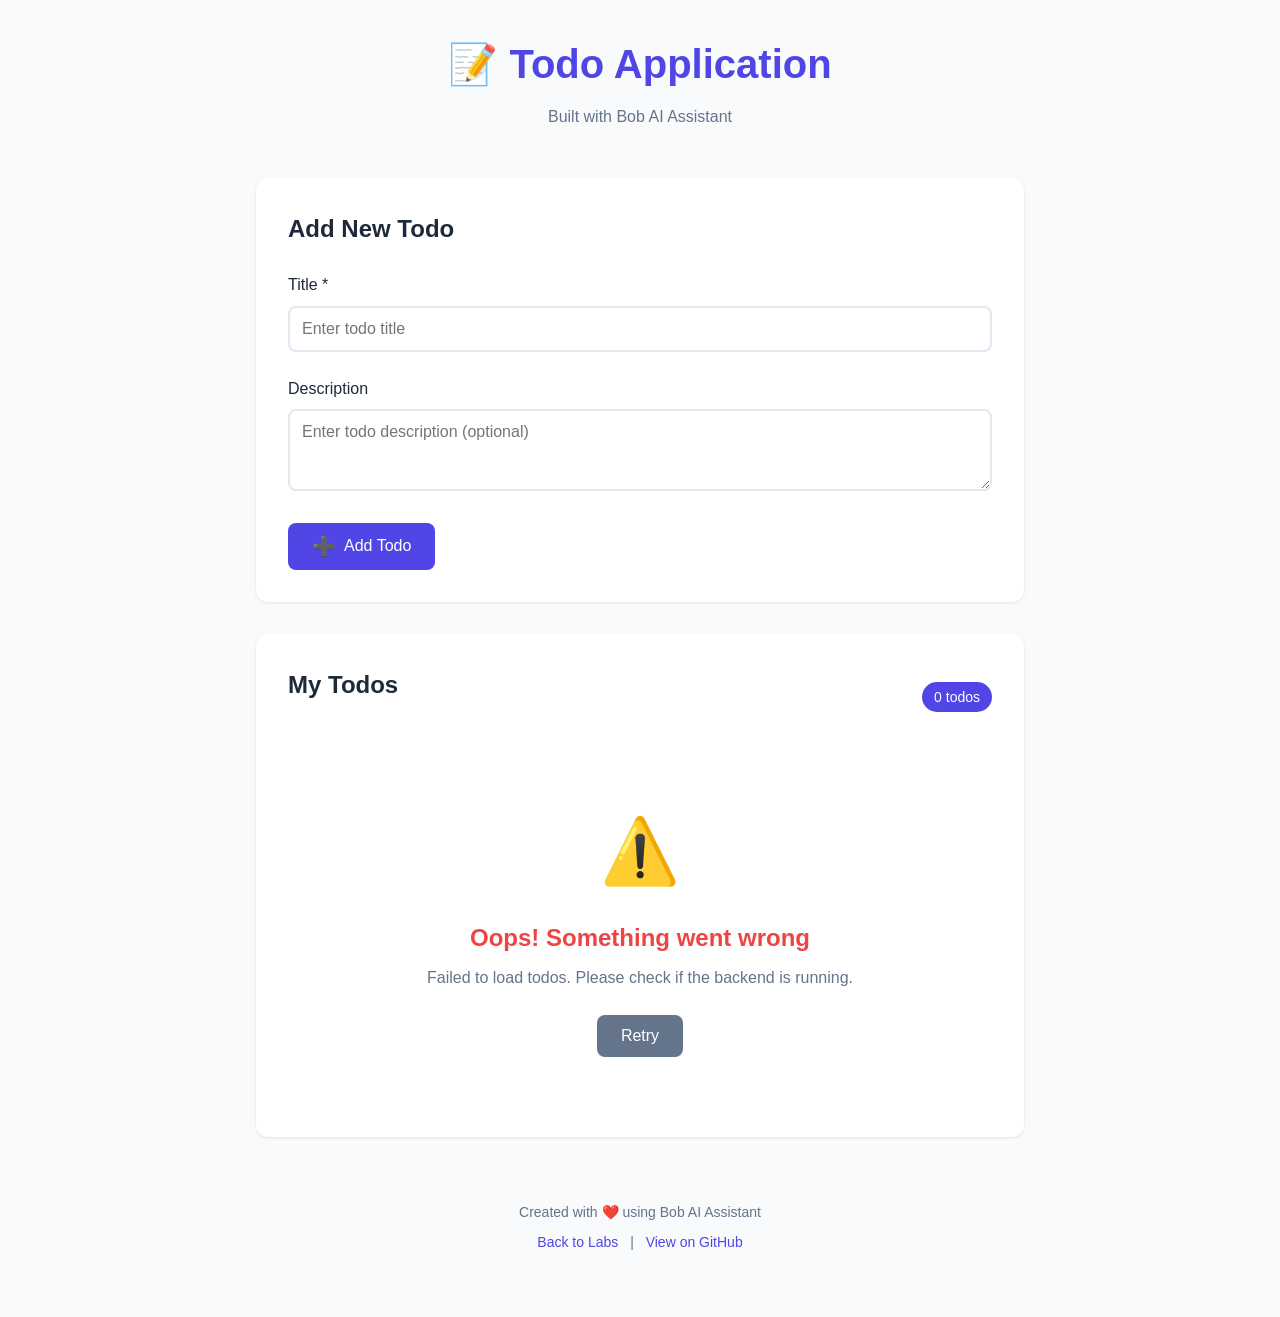
<file: Lab 1 - Building a Todo Application with Bob/solution/frontend/index.html>
<!DOCTYPE html>
<html lang="en">
<head>
    <meta charset="UTF-8">
    <meta name="viewport" content="width=device-width, initial-scale=1.0">
    <title>Todo App - Built with Bob</title>
    <link rel="stylesheet" href="styles.css">
</head>
<body>
    <div class="container">
        <header>
            <h1>📝 Todo Application</h1>
            <p class="subtitle">Built with Bob AI Assistant</p>
        </header>

        <main>
            <!-- Add Todo Form -->
            <section class="add-todo-section">
                <h2>Add New Todo</h2>
                <form id="todo-form">
                    <div class="form-group">
                        <label for="todo-title">Title *</label>
                        <input 
                            type="text" 
                            id="todo-title" 
                            placeholder="Enter todo title" 
                            required
                            maxlength="200"
                        >
                    </div>
                    <div class="form-group">
                        <label for="todo-description">Description</label>
                        <textarea 
                            id="todo-description" 
                            placeholder="Enter todo description (optional)"
                            rows="3"
                        ></textarea>
                    </div>
                    <button type="submit" class="btn btn-primary">
                        <span class="btn-icon">➕</span>
                        Add Todo
                    </button>
                </form>
            </section>

            <!-- Todos List -->
            <section class="todos-section">
                <div class="todos-header">
                    <h2>My Todos</h2>
                    <span id="todo-count" class="todo-count">0 todos</span>
                </div>
                
                <!-- Loading State -->
                <div id="loading" class="loading">
                    <div class="spinner"></div>
                    <p>Loading todos...</p>
                </div>

                <!-- Empty State -->
                <div id="empty-state" class="empty-state" style="display: none;">
                    <div class="empty-icon">📭</div>
                    <h3>No todos yet</h3>
                    <p>Add your first todo to get started!</p>
                </div>

                <!-- Error State -->
                <div id="error-state" class="error-state" style="display: none;">
                    <div class="error-icon">⚠️</div>
                    <h3>Oops! Something went wrong</h3>
                    <p id="error-message"></p>
                    <button onclick="location.reload()" class="btn btn-secondary">
                        Retry
                    </button>
                </div>

                <!-- Todos List -->
                <div id="todos-list" class="todos-list"></div>
            </section>
        </main>

        <footer>
            <p>Created with ❤️ using Bob AI Assistant</p>
            <p class="footer-links">
                <a href="../README.md">Back to Labs</a> |
                <a href="https://github.com" target="_blank">View on GitHub</a>
            </p>
        </footer>
    </div>

    <script src="app.js"></script>
</body>
</html>
</file>
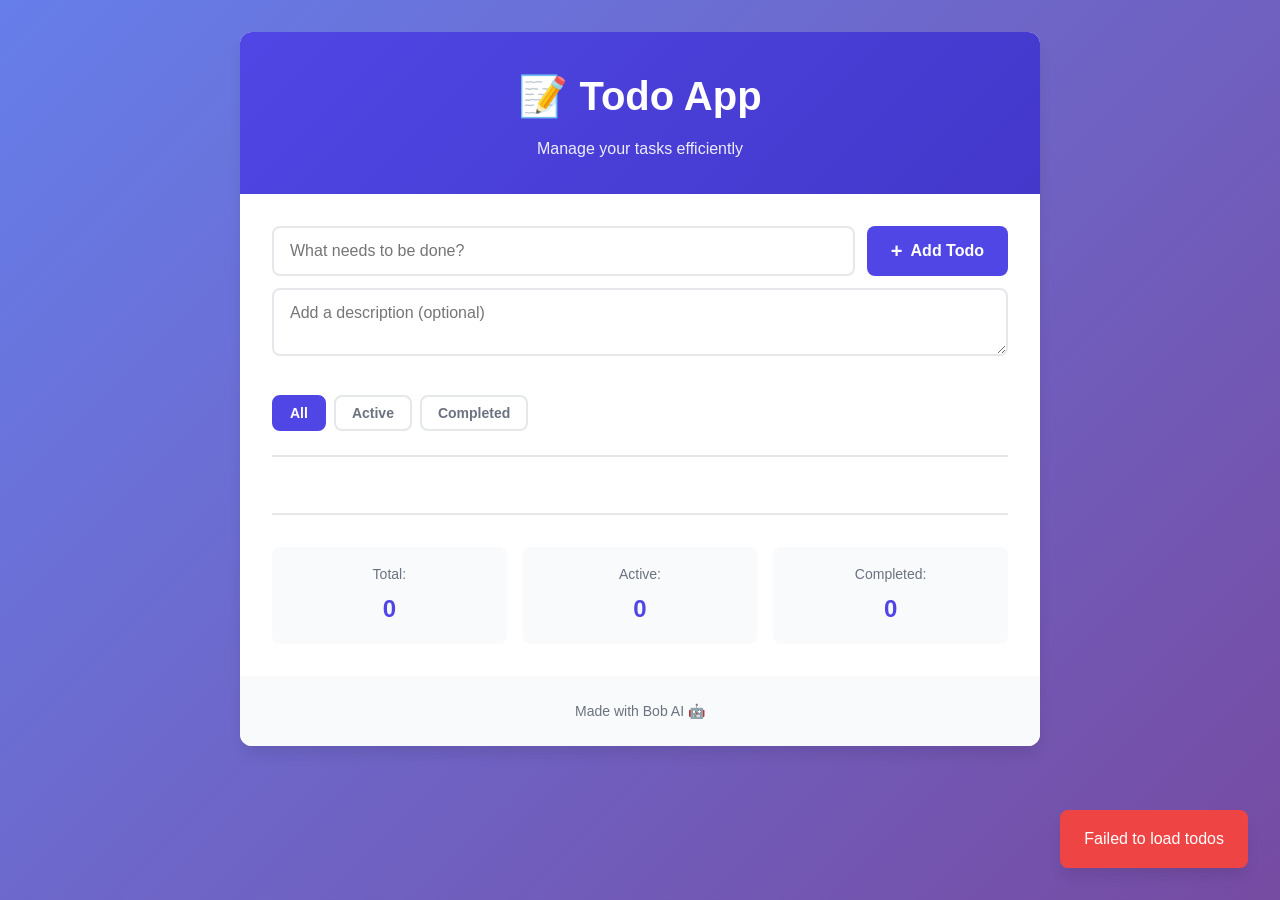
<file: Lab 1 - Building a Todo Application with Bob/starter/frontend/index.html>
<!DOCTYPE html>
<html lang="en">
<head>
    <meta charset="UTF-8">
    <meta name="viewport" content="width=device-width, initial-scale=1.0">
    <title>Todo App - Bob Labs</title>
    <link rel="stylesheet" href="styles.css">
</head>
<body>
    <div class="container">
        <header>
            <h1>📝 Todo App</h1>
            <p class="subtitle">Manage your tasks efficiently</p>
        </header>

        <main>
            <!-- Add Todo Form -->
            <section class="add-todo-section">
                <div class="input-group">
                    <input 
                        type="text" 
                        id="todoTitle" 
                        placeholder="What needs to be done?" 
                        maxlength="200"
                        autocomplete="off"
                    >
                    <button id="addBtn" class="btn btn-primary">
                        <span class="btn-icon">+</span>
                        Add Todo
                    </button>
                </div>
                <textarea 
                    id="todoDescription" 
                    placeholder="Add a description (optional)" 
                    rows="2"
                    maxlength="500"
                ></textarea>
            </section>

            <!-- Filter Buttons -->
            <section class="filter-section">
                <button class="filter-btn active" data-filter="all">All</button>
                <button class="filter-btn" data-filter="active">Active</button>
                <button class="filter-btn" data-filter="completed">Completed</button>
            </section>

            <!-- Todo List -->
            <section class="todo-list-section">
                <div id="todoList" class="todo-list">
                    <!-- Todos will be dynamically inserted here -->
                </div>
                <div id="emptyState" class="empty-state">
                    <div class="empty-icon">📋</div>
                    <p>No todos yet. Add one to get started!</p>
                </div>
            </section>

            <!-- Stats -->
            <section class="stats-section">
                <div class="stat">
                    <span class="stat-label">Total:</span>
                    <span id="totalCount" class="stat-value">0</span>
                </div>
                <div class="stat">
                    <span class="stat-label">Active:</span>
                    <span id="activeCount" class="stat-value">0</span>
                </div>
                <div class="stat">
                    <span class="stat-label">Completed:</span>
                    <span id="completedCount" class="stat-value">0</span>
                </div>
            </section>
        </main>

        <footer>
            <p>Made with Bob AI 🤖</p>
        </footer>
    </div>

    <!-- Toast Notification -->
    <div id="toast" class="toast"></div>

    <script src="app.js"></script>
</body>
</html>
</file>
<file: Lab 1 - Building a Todo Application with Bob/solution/frontend/styles.css>
/* 
 * Todo Application Styles
 * Modern, responsive design with clean aesthetics
 */

/* CSS Variables for easy theming */
:root {
    --primary-color: #4f46e5;
    --primary-hover: #4338ca;
    --secondary-color: #64748b;
    --success-color: #10b981;
    --danger-color: #ef4444;
    --warning-color: #f59e0b;
    --background: #f8fafc;
    --surface: #ffffff;
    --text-primary: #1e293b;
    --text-secondary: #64748b;
    --border-color: #e2e8f0;
    --shadow: 0 1px 3px 0 rgb(0 0 0 / 0.1);
    --shadow-lg: 0 10px 15px -3px rgb(0 0 0 / 0.1);
}

/* Reset and Base Styles */
* {
    margin: 0;
    padding: 0;
    box-sizing: border-box;
}

body {
    font-family: -apple-system, BlinkMacSystemFont, 'Segoe UI', Roboto, 'Helvetica Neue', Arial, sans-serif;
    background-color: var(--background);
    color: var(--text-primary);
    line-height: 1.6;
    min-height: 100vh;
}

/* Container */
.container {
    max-width: 800px;
    margin: 0 auto;
    padding: 2rem 1rem;
}

/* Header */
header {
    text-align: center;
    margin-bottom: 3rem;
}

header h1 {
    font-size: 2.5rem;
    font-weight: 700;
    color: var(--primary-color);
    margin-bottom: 0.5rem;
}

.subtitle {
    color: var(--text-secondary);
    font-size: 1rem;
}

/* Sections */
section {
    background: var(--surface);
    border-radius: 12px;
    padding: 2rem;
    margin-bottom: 2rem;
    box-shadow: var(--shadow);
}

section h2 {
    font-size: 1.5rem;
    margin-bottom: 1.5rem;
    color: var(--text-primary);
}

/* Form Styles */
.form-group {
    margin-bottom: 1.5rem;
}

.form-group label {
    display: block;
    margin-bottom: 0.5rem;
    font-weight: 500;
    color: var(--text-primary);
}

.form-group input,
.form-group textarea {
    width: 100%;
    padding: 0.75rem;
    border: 2px solid var(--border-color);
    border-radius: 8px;
    font-size: 1rem;
    font-family: inherit;
    transition: border-color 0.2s;
}

.form-group input:focus,
.form-group textarea:focus {
    outline: none;
    border-color: var(--primary-color);
}

.form-group textarea {
    resize: vertical;
}

/* Buttons */
.btn {
    display: inline-flex;
    align-items: center;
    gap: 0.5rem;
    padding: 0.75rem 1.5rem;
    border: none;
    border-radius: 8px;
    font-size: 1rem;
    font-weight: 500;
    cursor: pointer;
    transition: all 0.2s;
}

.btn-primary {
    background-color: var(--primary-color);
    color: white;
}

.btn-primary:hover {
    background-color: var(--primary-hover);
    transform: translateY(-1px);
    box-shadow: var(--shadow-lg);
}

.btn-secondary {
    background-color: var(--secondary-color);
    color: white;
}

.btn-secondary:hover {
    background-color: #475569;
}

.btn-success {
    background-color: var(--success-color);
    color: white;
    padding: 0.5rem 1rem;
    font-size: 0.875rem;
}

.btn-danger {
    background-color: var(--danger-color);
    color: white;
    padding: 0.5rem 1rem;
    font-size: 0.875rem;
}

.btn-success:hover {
    background-color: #059669;
}

.btn-danger:hover {
    background-color: #dc2626;
}

.btn-icon {
    font-size: 1.2rem;
}

/* Todos Section */
.todos-header {
    display: flex;
    justify-content: space-between;
    align-items: center;
    margin-bottom: 1.5rem;
}

.todo-count {
    background-color: var(--primary-color);
    color: white;
    padding: 0.25rem 0.75rem;
    border-radius: 20px;
    font-size: 0.875rem;
    font-weight: 500;
}

/* Todo Item */
.todo-item {
    background-color: var(--background);
    border: 2px solid var(--border-color);
    border-radius: 8px;
    padding: 1.5rem;
    margin-bottom: 1rem;
    transition: all 0.2s;
}

.todo-item:hover {
    border-color: var(--primary-color);
    box-shadow: var(--shadow);
}

.todo-item.completed {
    opacity: 0.6;
}

.todo-header {
    display: flex;
    justify-content: space-between;
    align-items: start;
    margin-bottom: 0.5rem;
}

.todo-title {
    font-size: 1.25rem;
    font-weight: 600;
    color: var(--text-primary);
    flex: 1;
}

.todo-item.completed .todo-title {
    text-decoration: line-through;
    color: var(--text-secondary);
}

.todo-description {
    color: var(--text-secondary);
    margin-bottom: 1rem;
    line-height: 1.5;
}

.todo-meta {
    display: flex;
    justify-content: space-between;
    align-items: center;
    margin-top: 1rem;
    padding-top: 1rem;
    border-top: 1px solid var(--border-color);
}

.todo-date {
    font-size: 0.875rem;
    color: var(--text-secondary);
}

.todo-actions {
    display: flex;
    gap: 0.5rem;
}

/* Loading State */
.loading {
    text-align: center;
    padding: 3rem;
}

.spinner {
    width: 50px;
    height: 50px;
    margin: 0 auto 1rem;
    border: 4px solid var(--border-color);
    border-top-color: var(--primary-color);
    border-radius: 50%;
    animation: spin 1s linear infinite;
}

@keyframes spin {
    to { transform: rotate(360deg); }
}

/* Empty State */
.empty-state {
    text-align: center;
    padding: 3rem;
}

.empty-icon {
    font-size: 4rem;
    margin-bottom: 1rem;
}

.empty-state h3 {
    font-size: 1.5rem;
    margin-bottom: 0.5rem;
    color: var(--text-primary);
}

.empty-state p {
    color: var(--text-secondary);
}

/* Error State */
.error-state {
    text-align: center;
    padding: 3rem;
}

.error-icon {
    font-size: 4rem;
    margin-bottom: 1rem;
}

.error-state h3 {
    font-size: 1.5rem;
    margin-bottom: 0.5rem;
    color: var(--danger-color);
}

.error-state p {
    color: var(--text-secondary);
    margin-bottom: 1.5rem;
}

/* Footer */
footer {
    text-align: center;
    padding: 2rem 0;
    color: var(--text-secondary);
    font-size: 0.875rem;
}

.footer-links {
    margin-top: 0.5rem;
}

.footer-links a {
    color: var(--primary-color);
    text-decoration: none;
    margin: 0 0.5rem;
}

.footer-links a:hover {
    text-decoration: underline;
}

/* Responsive Design */
@media (max-width: 768px) {
    .container {
        padding: 1rem;
    }

    header h1 {
        font-size: 2rem;
    }

    section {
        padding: 1.5rem;
    }

    .todos-header {
        flex-direction: column;
        align-items: flex-start;
        gap: 0.5rem;
    }

    .todo-meta {
        flex-direction: column;
        align-items: flex-start;
        gap: 1rem;
    }

    .todo-actions {
        width: 100%;
    }

    .btn-success,
    .btn-danger {
        flex: 1;
    }
}

/* Animations */
@keyframes fadeIn {
    from {
        opacity: 0;
        transform: translateY(10px);
    }
    to {
        opacity: 1;
        transform: translateY(0);
    }
}

.todo-item {
    animation: fadeIn 0.3s ease-out;
}

/* Accessibility */
.btn:focus,
input:focus,
textarea:focus {
    outline: 2px solid var(--primary-color);
    outline-offset: 2px;
}

/* Print Styles */
@media print {
    .add-todo-section,
    .todo-actions,
    footer {
        display: none;
    }
}

/* Made with Bob */
</file>
<file: Lab 1 - Building a Todo Application with Bob/starter/frontend/styles.css>
/* Reset and Base Styles */
* {
    margin: 0;
    padding: 0;
    box-sizing: border-box;
}

:root {
    --primary-color: #4f46e5;
    --primary-hover: #4338ca;
    --success-color: #10b981;
    --danger-color: #ef4444;
    --text-primary: #1f2937;
    --text-secondary: #6b7280;
    --bg-primary: #ffffff;
    --bg-secondary: #f9fafb;
    --border-color: #e5e7eb;
    --shadow-sm: 0 1px 2px 0 rgba(0, 0, 0, 0.05);
    --shadow-md: 0 4px 6px -1px rgba(0, 0, 0, 0.1);
    --shadow-lg: 0 10px 15px -3px rgba(0, 0, 0, 0.1);
    --radius-sm: 0.375rem;
    --radius-md: 0.5rem;
    --radius-lg: 0.75rem;
}

body {
    font-family: -apple-system, BlinkMacSystemFont, 'Segoe UI', Roboto, 'Helvetica Neue', Arial, sans-serif;
    background: linear-gradient(135deg, #667eea 0%, #764ba2 100%);
    min-height: 100vh;
    padding: 2rem 1rem;
    color: var(--text-primary);
    line-height: 1.6;
}

/* Container */
.container {
    max-width: 800px;
    margin: 0 auto;
    background: var(--bg-primary);
    border-radius: var(--radius-lg);
    box-shadow: var(--shadow-lg);
    overflow: hidden;
}

/* Header */
header {
    background: linear-gradient(135deg, var(--primary-color) 0%, var(--primary-hover) 100%);
    color: white;
    padding: 2rem;
    text-align: center;
}

header h1 {
    font-size: 2.5rem;
    font-weight: 700;
    margin-bottom: 0.5rem;
}

.subtitle {
    font-size: 1rem;
    opacity: 0.9;
}

/* Main Content */
main {
    padding: 2rem;
}

/* Add Todo Section */
.add-todo-section {
    margin-bottom: 2rem;
}

.input-group {
    display: flex;
    gap: 0.75rem;
    margin-bottom: 0.75rem;
}

input[type="text"],
textarea {
    flex: 1;
    padding: 0.875rem 1rem;
    border: 2px solid var(--border-color);
    border-radius: var(--radius-md);
    font-size: 1rem;
    transition: all 0.2s;
    font-family: inherit;
}

input[type="text"]:focus,
textarea:focus {
    outline: none;
    border-color: var(--primary-color);
    box-shadow: 0 0 0 3px rgba(79, 70, 229, 0.1);
}

textarea {
    width: 100%;
    resize: vertical;
    min-height: 60px;
}

/* Buttons */
.btn {
    padding: 0.875rem 1.5rem;
    border: none;
    border-radius: var(--radius-md);
    font-size: 1rem;
    font-weight: 600;
    cursor: pointer;
    transition: all 0.2s;
    display: inline-flex;
    align-items: center;
    gap: 0.5rem;
    white-space: nowrap;
}

.btn-primary {
    background: var(--primary-color);
    color: white;
}

.btn-primary:hover {
    background: var(--primary-hover);
    transform: translateY(-1px);
    box-shadow: var(--shadow-md);
}

.btn-primary:active {
    transform: translateY(0);
}

.btn-icon {
    font-size: 1.25rem;
    line-height: 1;
}

/* Filter Section */
.filter-section {
    display: flex;
    gap: 0.5rem;
    margin-bottom: 1.5rem;
    padding-bottom: 1.5rem;
    border-bottom: 2px solid var(--border-color);
}

.filter-btn {
    padding: 0.5rem 1rem;
    border: 2px solid var(--border-color);
    background: var(--bg-primary);
    border-radius: var(--radius-md);
    font-size: 0.875rem;
    font-weight: 600;
    cursor: pointer;
    transition: all 0.2s;
    color: var(--text-secondary);
}

.filter-btn:hover {
    border-color: var(--primary-color);
    color: var(--primary-color);
}

.filter-btn.active {
    background: var(--primary-color);
    color: white;
    border-color: var(--primary-color);
}

/* Todo List */
.todo-list {
    display: flex;
    flex-direction: column;
    gap: 0.75rem;
}

.todo-item {
    background: var(--bg-secondary);
    border: 2px solid var(--border-color);
    border-radius: var(--radius-md);
    padding: 1rem;
    transition: all 0.2s;
    animation: slideIn 0.3s ease-out;
}

@keyframes slideIn {
    from {
        opacity: 0;
        transform: translateY(-10px);
    }
    to {
        opacity: 1;
        transform: translateY(0);
    }
}

.todo-item:hover {
    border-color: var(--primary-color);
    box-shadow: var(--shadow-sm);
}

.todo-item.completed {
    opacity: 0.7;
}

.todo-item.completed .todo-title {
    text-decoration: line-through;
    color: var(--text-secondary);
}

.todo-header {
    display: flex;
    align-items: flex-start;
    gap: 0.75rem;
    margin-bottom: 0.5rem;
}

.todo-checkbox {
    width: 1.25rem;
    height: 1.25rem;
    cursor: pointer;
    margin-top: 0.125rem;
    flex-shrink: 0;
}

.todo-content {
    flex: 1;
    min-width: 0;
}

.todo-title {
    font-size: 1.125rem;
    font-weight: 600;
    color: var(--text-primary);
    word-wrap: break-word;
}

.todo-description {
    font-size: 0.875rem;
    color: var(--text-secondary);
    margin-top: 0.25rem;
    word-wrap: break-word;
}

.todo-meta {
    font-size: 0.75rem;
    color: var(--text-secondary);
    margin-top: 0.5rem;
}

.todo-actions {
    display: flex;
    gap: 0.5rem;
    flex-shrink: 0;
}

.todo-btn {
    padding: 0.5rem;
    border: none;
    background: transparent;
    cursor: pointer;
    border-radius: var(--radius-sm);
    transition: all 0.2s;
    font-size: 1.25rem;
    line-height: 1;
    width: 2rem;
    height: 2rem;
    display: flex;
    align-items: center;
    justify-content: center;
}

.todo-btn:hover {
    background: var(--bg-primary);
}

.delete-btn:hover {
    color: var(--danger-color);
}

/* Empty State */
.empty-state {
    text-align: center;
    padding: 3rem 1rem;
    color: var(--text-secondary);
}

.empty-state.hidden {
    display: none;
}

.empty-icon {
    font-size: 4rem;
    margin-bottom: 1rem;
    opacity: 0.5;
}

.empty-state p {
    font-size: 1.125rem;
}

/* Stats Section */
.stats-section {
    display: grid;
    grid-template-columns: repeat(3, 1fr);
    gap: 1rem;
    margin-top: 2rem;
    padding-top: 2rem;
    border-top: 2px solid var(--border-color);
}

.stat {
    text-align: center;
    padding: 1rem;
    background: var(--bg-secondary);
    border-radius: var(--radius-md);
}

.stat-label {
    display: block;
    font-size: 0.875rem;
    color: var(--text-secondary);
    margin-bottom: 0.25rem;
}

.stat-value {
    display: block;
    font-size: 1.5rem;
    font-weight: 700;
    color: var(--primary-color);
}

/* Footer */
footer {
    text-align: center;
    padding: 1.5rem;
    background: var(--bg-secondary);
    color: var(--text-secondary);
    font-size: 0.875rem;
}

/* Toast Notification */
.toast {
    position: fixed;
    bottom: 2rem;
    right: 2rem;
    background: var(--text-primary);
    color: white;
    padding: 1rem 1.5rem;
    border-radius: var(--radius-md);
    box-shadow: var(--shadow-lg);
    transform: translateY(100px);
    opacity: 0;
    transition: all 0.3s;
    z-index: 1000;
    max-width: 300px;
}

.toast.show {
    transform: translateY(0);
    opacity: 1;
}

.toast.success {
    background: var(--success-color);
}

.toast.error {
    background: var(--danger-color);
}

/* Responsive Design */
@media (max-width: 768px) {
    body {
        padding: 1rem 0.5rem;
    }

    header h1 {
        font-size: 2rem;
    }

    main {
        padding: 1.5rem;
    }

    .input-group {
        flex-direction: column;
    }

    .btn {
        width: 100%;
        justify-content: center;
    }

    .filter-section {
        flex-wrap: wrap;
    }

    .filter-btn {
        flex: 1;
        min-width: calc(33.333% - 0.5rem);
    }

    .stats-section {
        grid-template-columns: 1fr;
    }

    .toast {
        right: 1rem;
        left: 1rem;
        bottom: 1rem;
        max-width: none;
    }
}

@media (max-width: 480px) {
    header {
        padding: 1.5rem;
    }

    header h1 {
        font-size: 1.75rem;
    }

    .subtitle {
        font-size: 0.875rem;
    }

    main {
        padding: 1rem;
    }

    .todo-item {
        padding: 0.875rem;
    }

    .todo-title {
        font-size: 1rem;
    }

    .filter-btn {
        min-width: 100%;
    }
}

/* Loading State */
.loading {
    text-align: center;
    padding: 2rem;
    color: var(--text-secondary);
}

.loading::after {
    content: '...';
    animation: dots 1.5s steps(4, end) infinite;
}

@keyframes dots {
    0%, 20% {
        content: '.';
    }
    40% {
        content: '..';
    }
    60%, 100% {
        content: '...';
    }
}

/* Made with Bob */
</file>
